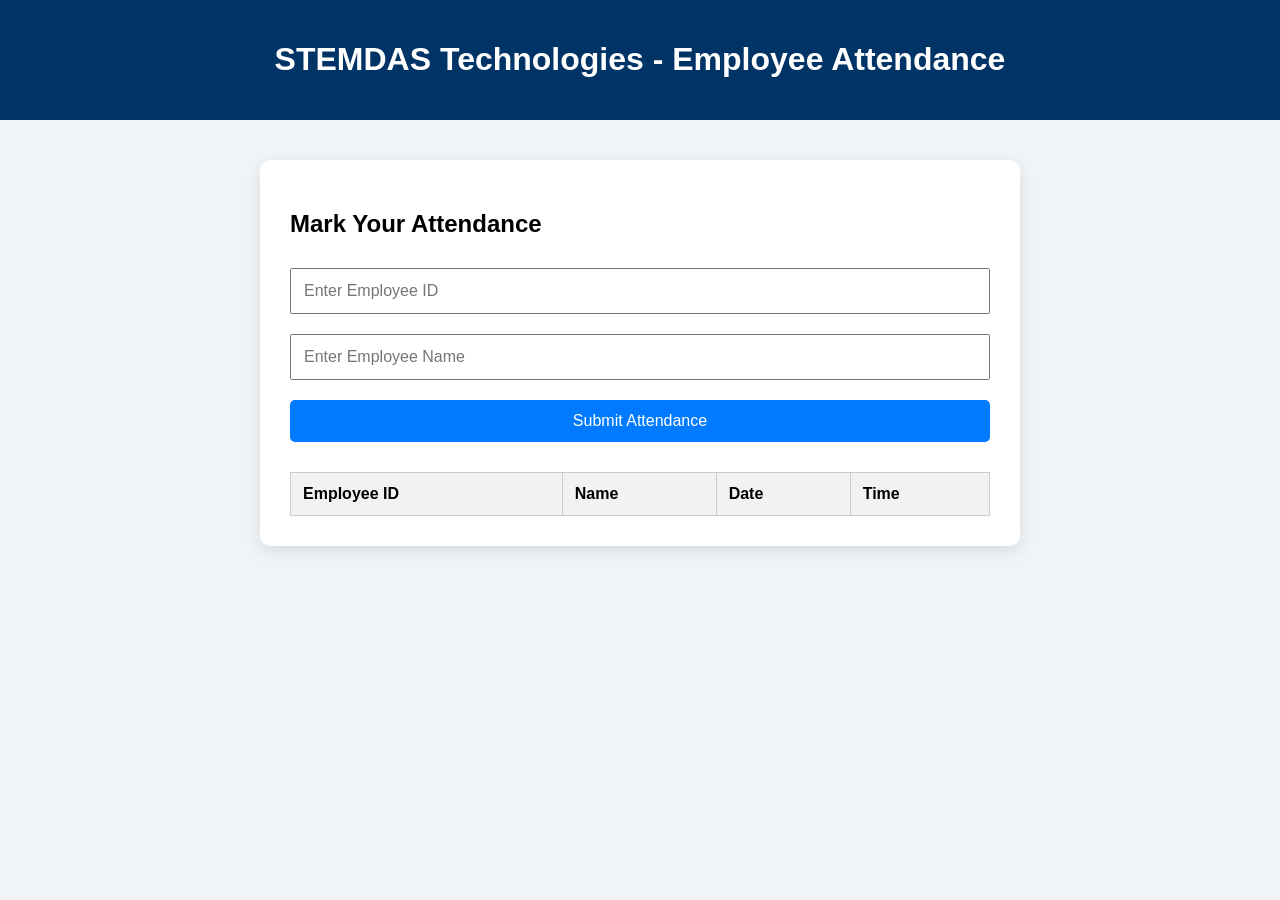
<file: dip.html>
<!DOCTYPE html>
<html lang="en">
<head>
  <meta charset="UTF-8">
  <title>Company Employee Attendance</title>
  <style>
    body {
      font-family: 'Segoe UI', sans-serif;
      background: #f0f4f7;
      margin: 0;
      padding: 0;
    }

    header {
      background-color: #003366;
      color: white;
      padding: 20px;
      text-align: center;
    }

    .container {
      max-width: 700px;
      margin: 40px auto;
      background: white;
      padding: 30px;
      border-radius: 10px;
      box-shadow: 0 5px 15px rgba(0,0,0,0.1);
    }

    input, button {
      padding: 12px;
      font-size: 16px;
      margin: 10px 0;
      width: 100%;
      box-sizing: border-box;
    }

    button {
      background-color: #007bff;
      color: white;
      border: none;
      cursor: pointer;
      border-radius: 5px;
    }

    button:hover {
      background-color: #0056b3;
    }

    table {
      width: 100%;
      border-collapse: collapse;
      margin-top: 20px;
    }

    th, td {
      border: 1px solid #ccc;
      padding: 12px;
      text-align: left;
    }

    th {
      background-color: #f2f2f2;
    }
  </style>
</head>
<body>

<header>
  <h1>STEMDAS Technologies - Employee Attendance</h1>
</header>

<div class="container">
  <h2>Mark Your Attendance</h2>
  <input type="text" id="empId" placeholder="Enter Employee ID" />
  <input type="text" id="empName" placeholder="Enter Employee Name" />
  <button onclick="markAttendance()">Submit Attendance</button>

  <table id="attendanceTable">
    <thead>
      <tr>
        <th>Employee ID</th>
        <th>Name</th>
        <th>Date</th>
        <th>Time</th>
      </tr>
    </thead>
    <tbody>
      <!-- Records will appear here -->
    </tbody>
  </table>
</div>

<script>
  function markAttendance() {
    const empId = document.getElementById('empId').value.trim();
    const empName = document.getElementById('empName').value.trim();

    if (!empId || !empName) {
      alert("Please enter both Employee ID and Name.");
      return;
    }

    const now = new Date();
    const date = now.toLocaleDateString();
    const time = now.toLocaleTimeString();

    const table = document.getElementById("attendanceTable").getElementsByTagName('tbody')[0];
    const newRow = table.insertRow();

    newRow.insertCell(0).textContent = empId;
    newRow.insertCell(1).textContent = empName;
    newRow.insertCell(2).textContent = date;
    newRow.insertCell(3).textContent = time;

    document.getElementById('empId').value = "";
    document.getElementById('empName').value = "";
  }
</script>

</body>
</html>
</file>
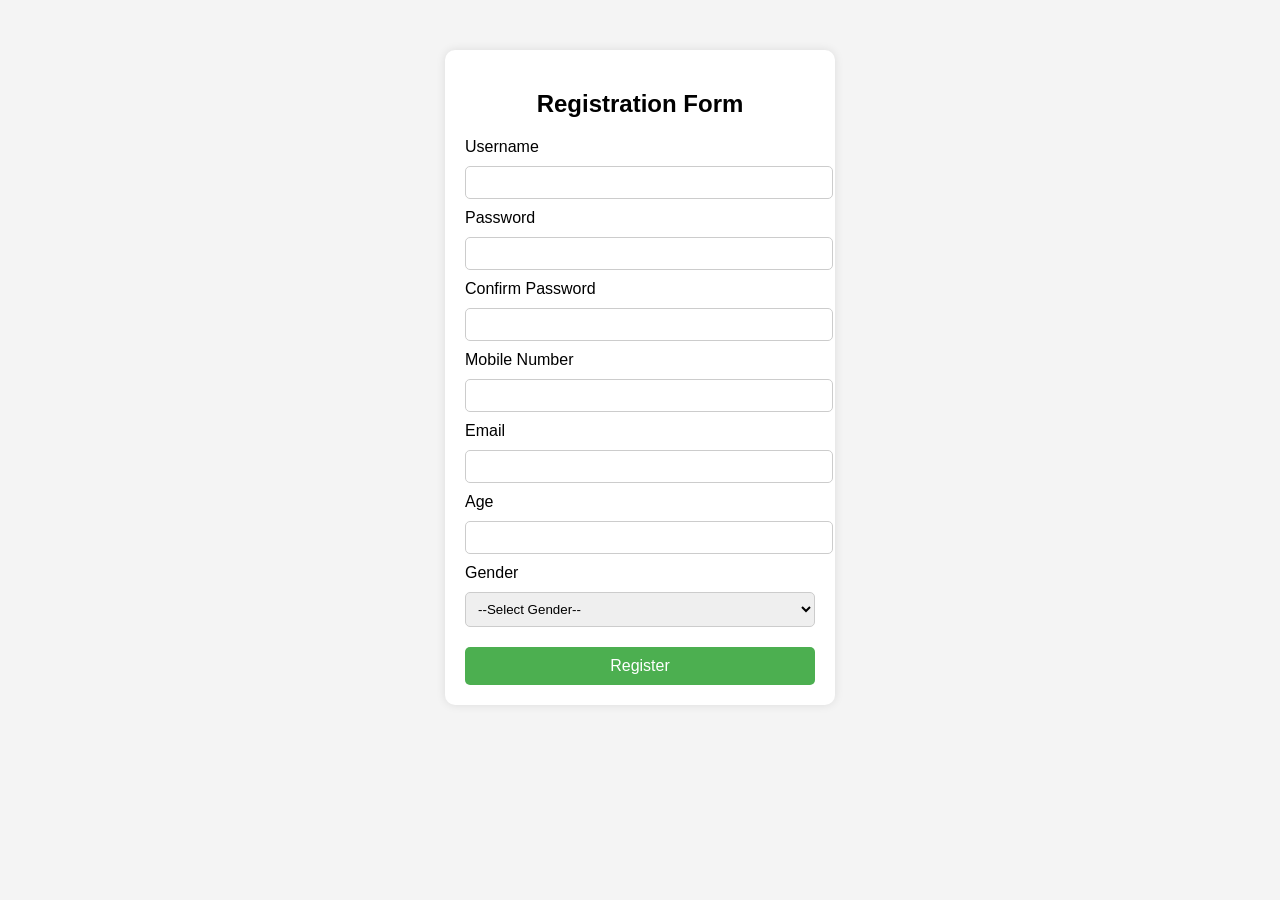
<file: dipakp.html>
<!DOCTYPE html>
<html lang="en">
<head>
  <meta charset="UTF-8">
  <title>Registration Form</title>
  <style>
    body {
      font-family: Arial, sans-serif;
      background: #f4f4f4;
      display: flex;
      justify-content: center;
      margin-top: 50px;
    }

    form {
      background: white;
      padding: 20px;
      border-radius: 10px;
      width: 350px;
      box-shadow: 0 0 10px rgba(0,0,0,0.1);
    }

    h2 {
      text-align: center;
      margin-bottom: 20px;
    }

    input, select {
      width: 100%;
      padding: 8px;
      margin: 10px 0;
      border-radius: 5px;
      border: 1px solid #ccc;
    }

    button {
      width: 100%;
      background-color: #4CAF50;
      color: white;
      border: none;
      padding: 10px;
      margin-top: 10px;
      border-radius: 5px;
      font-size: 16px;
    }

    .error {
      color: red;
      font-size: 12px;
    }
  </style>
</head>
<body>
  <form id="regForm" onsubmit="return validateForm()">
    <h2>Registration Form</h2>

    <label>Username</label>
    <input type="text" id="username" required>

    <label>Password</label>
    <input type="password" id="password" required>

    <label>Confirm Password</label>
    <input type="password" id="confirmPassword" required>

    <label>Mobile Number</label>
    <input type="text" id="mobile" required>

    <label>Email</label>
    <input type="text" id="email" required>

    <label>Age</label>
    <input type="number" id="age" required>

    <label>Gender</label>
    <select id="gender" required>
      <option value="">--Select Gender--</option>
      <option value="Male">Male</option>
      <option value="Female">Female</option>
      <option value="Other">Other</option>
    </select>

    <div class="error" id="errorMsg"></div>

    <button type="submit">Register</button>
  </form>

  <script>
    function validateForm() {
      const username = document.getElementById("username").value.trim();
      const password = document.getElementById("password").value;
      const confirmPassword = document.getElementById("confirmPassword").value;
      const mobile = document.getElementById("mobile").value.trim();
      const email = document.getElementById("email").value.trim();
      const age = parseInt(document.getElementById("age").value);
      const gender = document.getElementById("gender").value;
      const errorMsg = document.getElementById("errorMsg");

      // Username check
      const usernameRegex = /^[A-Z][a-zA-Z0-9]{5,9}$/;
      if (!usernameRegex.test(username)) {
        errorMsg.innerText = "Username must start with uppercase and be 6-10 characters.";
        return false;
      }

      // Password check
      if (password.length < 5 || password.length > 8) {
        errorMsg.innerText = "Password must be between 5-8 characters.";
        return false;
      }

      // Confirm password
      if (password !== confirmPassword) {
        errorMsg.innerText = "Passwords do not match.";
        return false;
      }

      // Mobile number validation (10 digits only)
      const mobileRegex = /^[6-9]\d{9}$/;
      if (!mobileRegex.test(mobile)) {
        errorMsg.innerText = "Enter a valid 10-digit Indian mobile number.";
        return false;
      }

      // Email validation
      const emailRegex = /^[^\s@]+@[^\s@]+\.[^\s@]+$/;
      if (!emailRegex.test(email)) {
        errorMsg.innerText = "Enter a valid email address.";
        return false;
      }

      // Age validation
      if (isNaN(age) || age <= 21) {
        errorMsg.innerText = "Age must be greater than 21.";
        return false;
      }

      // Gender
      if (gender === "") {
        errorMsg.innerText = "Please select your gender.";
        return false;
      }

      alert("Form submitted successfully!");
      return true;
    }
  </script>
</body>
</html>
</file>
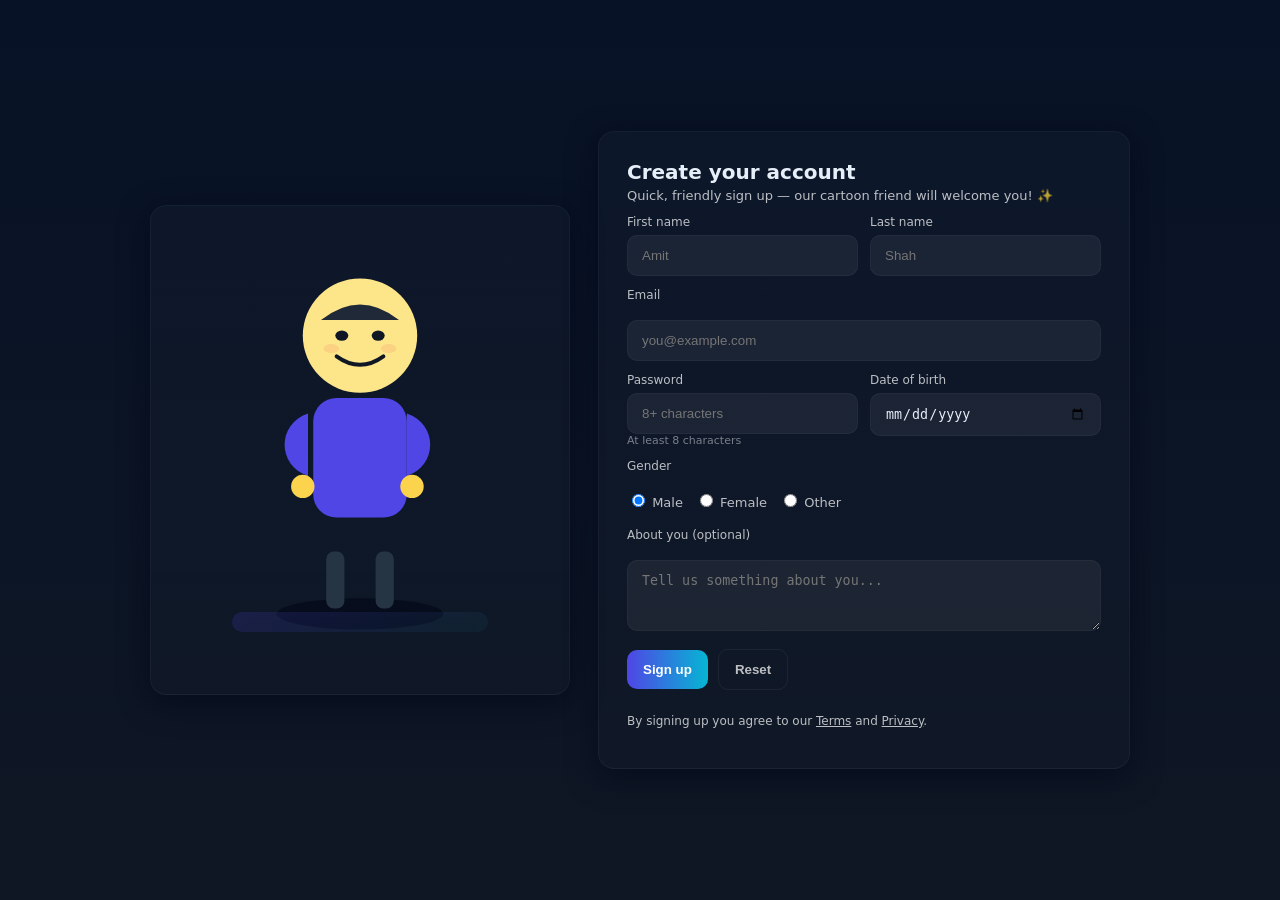
<file: rh.html>
<!doctype html>
<html lang="en">
<head>
  <meta charset="utf-8" />
  <meta name="viewport" content="width=device-width,initial-scale=1" />
  <title>Animated Cartoon Man — Registration Form</title>
  <style>
    :root{
      --bg:#0f1724; --card:#0b1220; --accent:#4f46e5; --glass: rgba(255,255,255,0.06);
      --muted: rgba(255,255,255,0.72);
      --success: #10b981;
    }
    *{box-sizing:border-box}
    body{
      margin:0; font-family:Inter,system-ui,Segoe UI,Roboto,Arial; background:linear-gradient(180deg,#071226 0%, #0f1724 100%);
      color:#e6eef8; -webkit-font-smoothing:antialiased; -moz-osx-font-smoothing:grayscale;
      display:flex; align-items:center; justify-content:center; min-height:100vh; padding:32px;
    }

    .wrap{
      width:100%; max-width:980px; display:grid; grid-template-columns: 420px 1fr; gap:28px; align-items:center;
    }

    /* Card */
    .card{background:linear-gradient(180deg, rgba(255,255,255,0.02), rgba(255,255,255,0.01)); border-radius:16px; padding:28px; box-shadow: 0 8px 30px rgba(2,6,23,0.6); border:1px solid rgba(255,255,255,0.04)}

    /* Left: animated man */
    .stage{display:flex; align-items:center; justify-content:center; height:100%; padding:6px}
    .cartoon-scene{width:320px; height:420px; display:flex; align-items:center; justify-content:center; position:relative}

    /* Simple ground */
    .ground{position:absolute; bottom:28px; left:50%; transform:translateX(-50%); width:80%; height:20px; background:linear-gradient(90deg, rgba(79,70,229,0.15), rgba(16,185,129,0.06)); border-radius:999px; box-shadow:0 6px 18px rgba(79,70,229,0.06) inset}

    /* SVG container responsive */
    .cartoon{width:260px; height:auto;}

    /* waving arm animation via CSS targetting SVG groups */
    .arm-wave{transform-origin: 20% 20%; animation: wave 1.6s ease-in-out infinite}
    @keyframes wave{ 0%{transform:rotate(0deg)} 30%{transform:rotate(18deg)} 60%{transform:rotate(-12deg)} 100%{transform:rotate(0deg)} }

    /* head bob */
    .head-bob{transform-origin:center; animation: bob 3.6s ease-in-out infinite}
    @keyframes bob{0%{transform:translateY(0)}50%{transform:translateY(-6px)}100%{transform:translateY(0)} }

    /* blink */
    .eye{animation: blink 5s steps(2, end) infinite}
    @keyframes blink{0%,90%{transform:scaleY(1)}92%{transform:scaleY(0.05)}100%{transform:scaleY(1)}}

    /* form */
    form{display:flex; flex-direction:column; gap:12px}
    h2{margin:0 0 4px 0; font-size:20px}
    p.lead{margin:0 0 12px 0; color:var(--muted); font-size:13px}

    .row{display:flex; gap:12px}
    .col{flex:1}

    label{font-size:12px; color:var(--muted); display:block; margin-bottom:6px}
    input[type="text"], input[type="email"], input[type="password"], input[type="date"], select, textarea{
      width:100%; padding:12px 14px; border-radius:10px; background:var(--glass); border:1px solid rgba(255,255,255,0.04); color:inherit; outline:none; transition:box-shadow .18s, transform .12s;
    }
    input:focus, select:focus, textarea:focus{ box-shadow:0 6px 20px rgba(79,70,229,0.12); transform:translateY(-1px); }

    .cta{display:flex; gap:10px; align-items:center; margin-top:6px}
    .btn{background:linear-gradient(90deg,var(--accent), #06b6d4); color:white; padding:12px 16px; border-radius:10px; border:none; cursor:pointer; font-weight:600}
    .btn.ghost{background:transparent; border:1px solid rgba(255,255,255,0.06); color:var(--muted)}

    .note{font-size:12px; color:var(--muted)}

    /* small responsive */
    @media(max-width:900px){.wrap{grid-template-columns:1fr; max-width:720px} .cartoon-scene{height:300px} }

    /* success animation */
    .success{display:none; align-items:center; gap:12px; padding:16px; border-radius:10px; background:linear-gradient(90deg, rgba(16,185,129,0.08), rgba(79,70,229,0.03)); color:var(--success)}
    .success.show{display:flex}

    /* small flourish for inputs */
    .field-hint{font-size:11px; color:rgba(255,255,255,0.45)}

  </style>
</head>
<body>
  <div class="wrap">
    <div class="card">
      <div class="stage">
        <div class="cartoon-scene">
          <!-- SVG Cartoon Man (simple friendly character) -->
          <svg class="cartoon" viewBox="0 0 200 320" xmlns="http://www.w3.org/2000/svg" aria-hidden="true">
            <!-- body shadow -->
            <ellipse cx="100" cy="286" rx="64" ry="12" fill="rgba(2,6,23,0.6)" />

            <!-- legs -->
            <g id="legs" transform="translate(0,40)">
              <rect x="74" y="198" width="14" height="44" rx="6" fill="#263544" />
              <rect x="112" y="198" width="14" height="44" rx="6" fill="#263544" />
            </g>

            <!-- body torso -->
            <g id="torso">
              <rect x="64" y="120" width="72" height="92" rx="18" fill="#4f46e5" />
            </g>

            <!-- left arm (waving) -->
            <g class="arm-wave" transform="translate(0,0)">
              <path d="M60 132 C36 140, 36 172, 60 180" fill="#4f46e5" stroke="none" />
              <circle cx="56" cy="188" r="9" fill="#fcd34d" />
            </g>

            <!-- right arm -->
            <g transform="translate(0,0)">
              <path d="M136 132 C160 140, 160 172, 136 180" fill="#4f46e5" stroke="none" />
              <circle cx="140" cy="188" r="9" fill="#fcd34d" />
            </g>

            <!-- head with bobbing -->
            <g class="head-bob" transform="translate(0,-4)">
              <circle cx="100" cy="76" r="44" fill="#fde68a" />
              <!-- hair -->
              <path d="M70 64 Q100 40 130 64" fill="#1f2937" />

              <!-- eyes -->
              <g fill="#0f1724">
                <ellipse class="eye" cx="86" cy="76" rx="5" ry="4" />
                <ellipse class="eye" cx="114" cy="76" rx="5" ry="4" />
              </g>

              <!-- smile -->
              <path d="M82 92 Q100 105 118 92" stroke="#0f1724" stroke-width="3" fill="transparent" stroke-linecap="round" />

              <!-- blush -->
              <ellipse cx="78" cy="86" rx="6" ry="3.5" fill="rgba(239,68,68,0.12)" />
              <ellipse cx="122" cy="86" rx="6" ry="3.5" fill="rgba(239,68,68,0.12)" />
            </g>

          </svg>

          <div class="ground"></div>
        </div>
      </div>
    </div>

    <div class="card">
      <h2>Create your account</h2>
      <p class="lead">Quick, friendly sign up — our cartoon friend will welcome you! ✨</p>

      <form id="regForm" autocomplete="off">
        <div class="row">
          <div class="col">
            <label for="fname">First name</label>
            <input id="fname" name="fname" type="text" placeholder="Amit" required />
          </div>
          <div class="col">
            <label for="lname">Last name</label>
            <input id="lname" name="lname" type="text" placeholder="Shah" required />
          </div>
        </div>

        <label for="email">Email</label>
        <input id="email" name="email" type="email" placeholder="you@example.com" required />

        <div class="row">
          <div class="col">
            <label for="password">Password</label>
            <input id="password" name="password" type="password" placeholder="8+ characters" minlength="8" required />
            <div class="field-hint">At least 8 characters</div>
          </div>
          <div class="col">
            <label for="dob">Date of birth</label>
            <input id="dob" name="dob" type="date" />
          </div>
        </div>

        <label>Gender</label>
        <div class="row">
          <label style="font-size:13px"><input type="radio" name="gender" value="m" checked /> Male</label>
          <label style="font-size:13px"><input type="radio" name="gender" value="f" /> Female</label>
          <label style="font-size:13px"><input type="radio" name="gender" value="o" /> Other</label>
        </div>

        <label for="about">About you (optional)</label>
        <textarea id="about" name="about" rows="3" placeholder="Tell us something about you..." ></textarea>

        <div class="cta">
          <button type="submit" class="btn">Sign up</button>
          <button type="button" class="btn ghost" onclick="resetForm()">Reset</button>
        </div>

        <p class="note">By signing up you agree to our <u>Terms</u> and <u>Privacy</u>.</p>

        <div id="success" class="success" role="status" aria-live="polite">
          <svg width="22" height="22" viewBox="0 0 24 24" fill="none" stroke="#10b981" stroke-width="2"><path d="M20 6L9 17l-5-5" /></svg>
          <div>Account created — welcome aboard!</div>
        </div>

      </form>
    </div>
  </div>

  <script>
    const form = document.getElementById('regForm');
    const successBox = document.getElementById('success');

    form.addEventListener('submit', (e)=>{
      e.preventDefault();
      // basic front-end validation
      const password = form.password.value;
      if(password.length < 8){
        alert('Password must be at least 8 characters');
        form.password.focus();
        return;
      }

      // simulate success
      successBox.classList.add('show');

      // little celebratory animation on the cartoon (shake)
      const cartoon = document.querySelector('.cartoon-scene');
      cartoon.animate([
        { transform: 'translateY(0)' },
        { transform: 'translateY(-8px)' },
        { transform: 'translateY(0)' }
      ], { duration: 420, iterations: 1, easing: 'ease-out' });

      // disable submit briefly
      form.querySelector('.btn').disabled = true;
      setTimeout(()=>{
        form.reset();
        form.querySelector('.btn').disabled = false;
      },1200);
    });

    function resetForm(){
      document.getElementById('regForm').reset();
      document.getElementById('success').classList.remove('show');
    }
  </script>
</body>
</html>
</file>
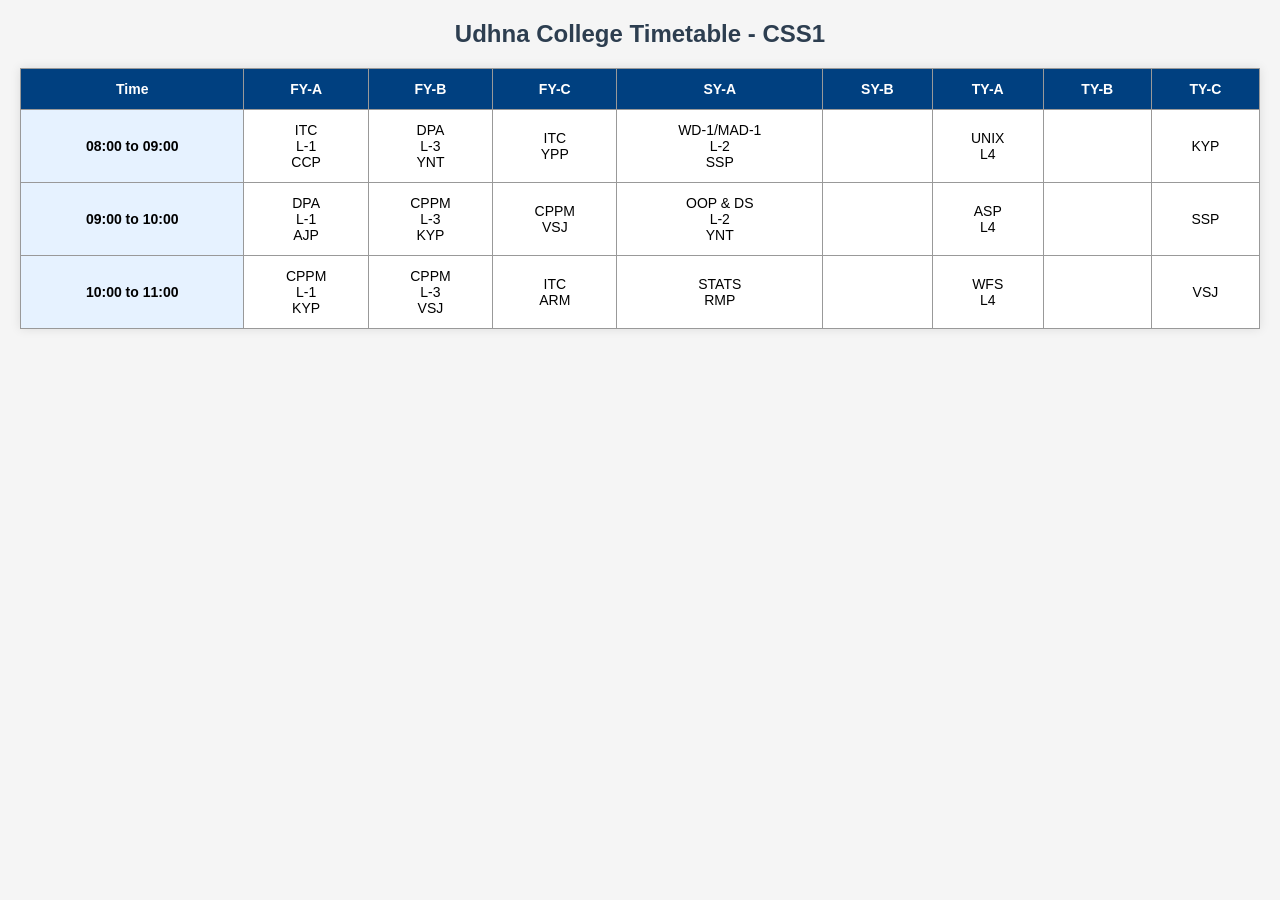
<file: table.html>
<!DOCTYPE html>
<html lang="en">
<head>
  <meta charset="UTF-8">
  <title>Udhna College Timetable</title>
  <style>
    body {
      font-family: Arial, sans-serif;
      background-color: #f5f5f5;
      margin: 20px;
    }

    h2 {
      text-align: center;
      color: #2d3e50;
    }

    table {
      width: 100%;
      border-collapse: collapse;
      background-color: #fff;
      box-shadow: 0 0 10px rgba(0,0,0,0.1);
    }

    th, td {
      border: 1px solid #999;
      padding: 12px;
      text-align: center;
      font-size: 14px;
    }

    th {
      background-color: #004080;
      color: white;
    }

    td:first-child {
      font-weight: bold;
      background-color: #e6f2ff;
    }

    tr:hover {
      background-color: #f1f1f1;
    }
  </style>
</head>
<body>

  <h2>Udhna College Timetable - CSS1</h2>

  <table>
    <tr>
      <th>Time</th>
      <th>FY-A</th>
      <th>FY-B</th>
      <th>FY-C</th>
      <th>SY-A</th>
      <th>SY-B</th>
      <th>TY-A</th>
      <th>TY-B</th>
      <th>TY-C</th>
    </tr>
    <tr>
      <td>08:00 to 09:00</td>
      <td>ITC<br>L-1<br>CCP</td>
      <td>DPA<br>L-3<br>YNT</td>
      <td>ITC<br>YPP</td>
      <td>WD-1/MAD-1<br>L-2<br>SSP</td>
      <td></td>
      <td>UNIX<br>L4</td>
      <td></td>
      <td>KYP</td>
    </tr>
    <tr>
      <td>09:00 to 10:00</td>
      <td>DPA<br>L-1<br>AJP</td>
      <td>CPPM<br>L-3<br>KYP</td>
      <td>CPPM<br>VSJ</td>
      <td>OOP & DS<br>L-2<br>YNT</td>
      <td></td>
      <td>ASP<br>L4</td>
      <td></td>
      <td>SSP</td>
    </tr>
    <tr>
      <td>10:00 to 11:00</td>
      <td>CPPM<br>L-1<br>KYP</td>
      <td>CPPM<br>L-3<br>VSJ</td>
      <td>ITC<br>ARM</td>
      <td>STATS<br>RMP</td>
      <td></td>
      <td>WFS<br>L4</td>
      <td></td>
      <td>VSJ</td>
    </tr>
  </table>

</body>
</html>
</file>
